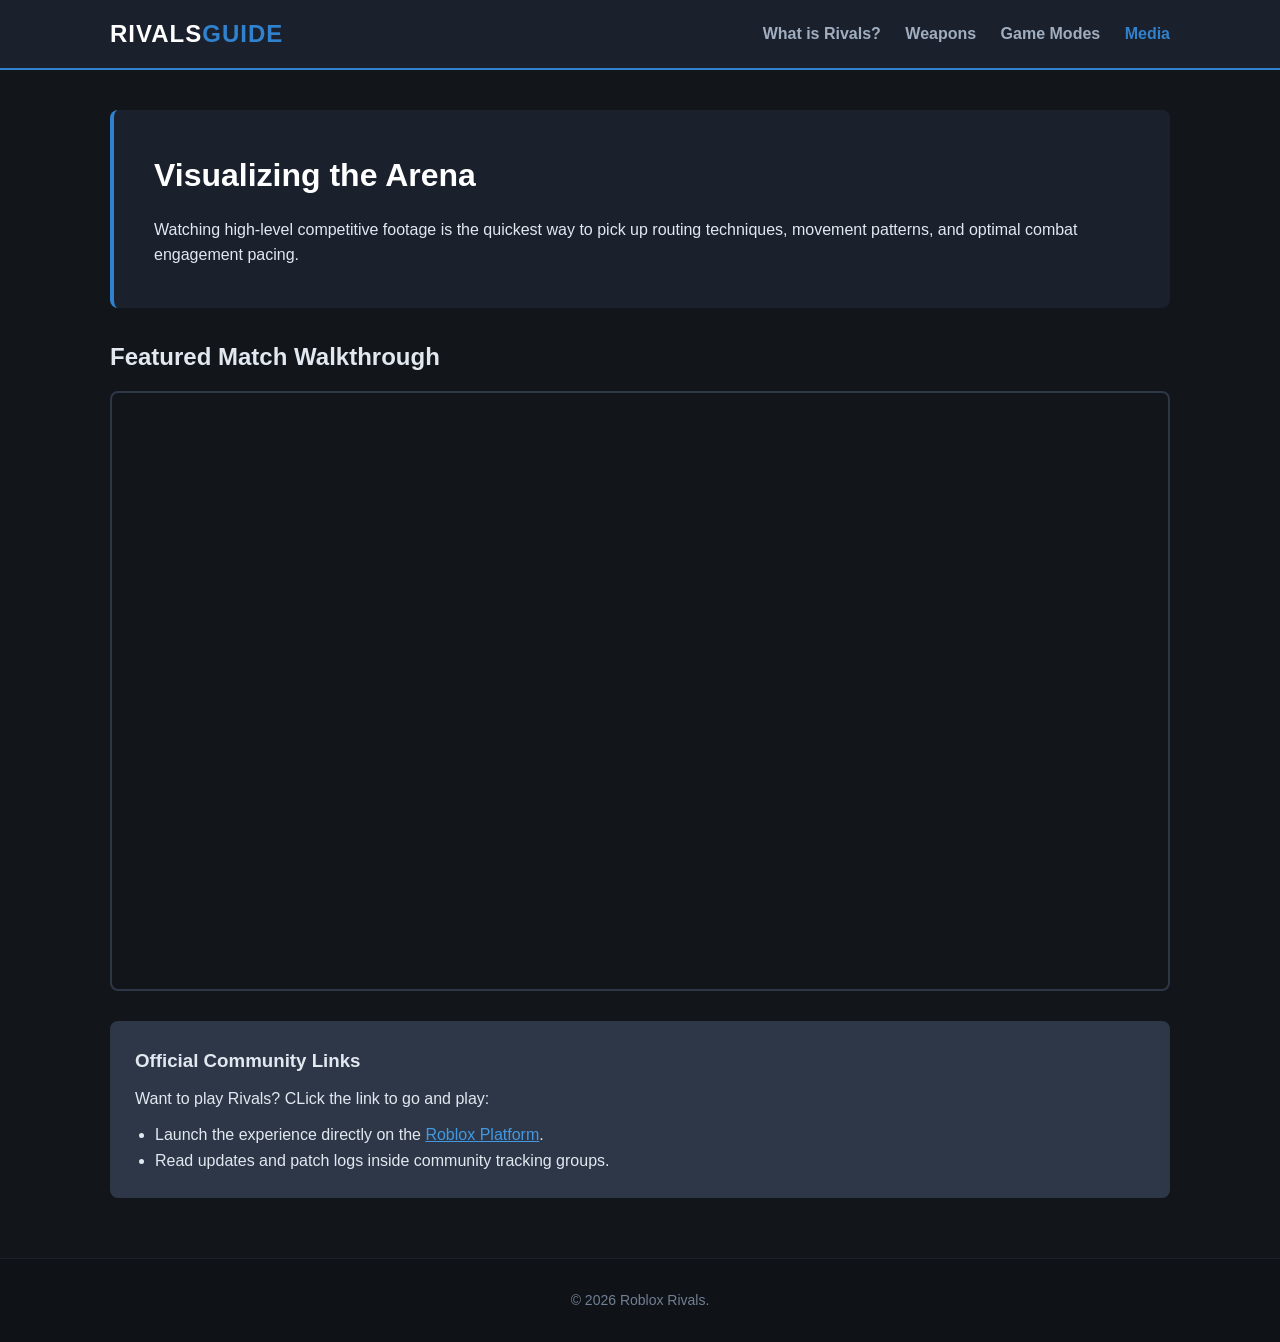
<file: media.html>
<!DOCTYPE html>
<html lang="en">
<head>
    <meta charset="UTF-8">
    <meta name="viewport" content="width=device-width, initial-scale=1.0">
    <title>Gameplay Media - Roblox Rivals</title>
    <link rel="stylesheet" href="style.css">
</head>
<body>

        
    <div class="navbar">
        <div class="nav-container">
            <span class="logo">RIVALS<span class="logo-highlight">GUIDE</span></span>
            <ol class="nav-links">
                <li><a href="index.html">What is Rivals?</a></li>
                <li><a href="weapons.html">Weapons</a></li>
                <li><a href="modes.html">Game Modes</a></li>
                <li><a href="media.html" class="active">Media</a></li>
                
            </ol>
        </div>
    </div>

    <div class="main-container">
        <div class="hero-section">
            <h1>Visualizing the Arena</h1>
            <p>Watching high-level competitive footage is the quickest way to pick up routing techniques, movement patterns, and optimal combat engagement pacing.</p>
        </div>

    
        <div class="video-section">
            <h2>Featured Match Walkthrough</h2>
            <div class="video-wrapper">
                
                <iframe src="https://youtube.com" title="Roblox Rivals Match Commentary" allowfullscreen></iframe>

                <iframe width="560" height="315" src="https://www.youtube.com/embed/2NeGEdoM6-U?si=7_KVqvtIYTuxwqtI" title="YouTube video player" frameborder="0" allow="accelerometer; autoplay; clipboard-write; encrypted-media; gyroscope; picture-in-picture; web-share" referrerpolicy="strict-origin-when-cross-origin" allowfullscreen></iframe>
            </div>
        </div>

    
        <div class="links-box">
            <h3>Official Community Links</h3>
            <p>Want to play Rivals? CLick the link to go and play:</p>
            <ul>
                <li>Launch the experience directly on the <a href="https://roblox.com" target="_blank">Roblox Platform</a>.</li>
                <li>Read updates and patch logs inside community tracking groups.</li>
            </ul>
        </div>
    </div>

    <div class="footer">
        <p>&copy; 2026 Roblox Rivals. </p>
    </div>

</body>
</html>
</file>
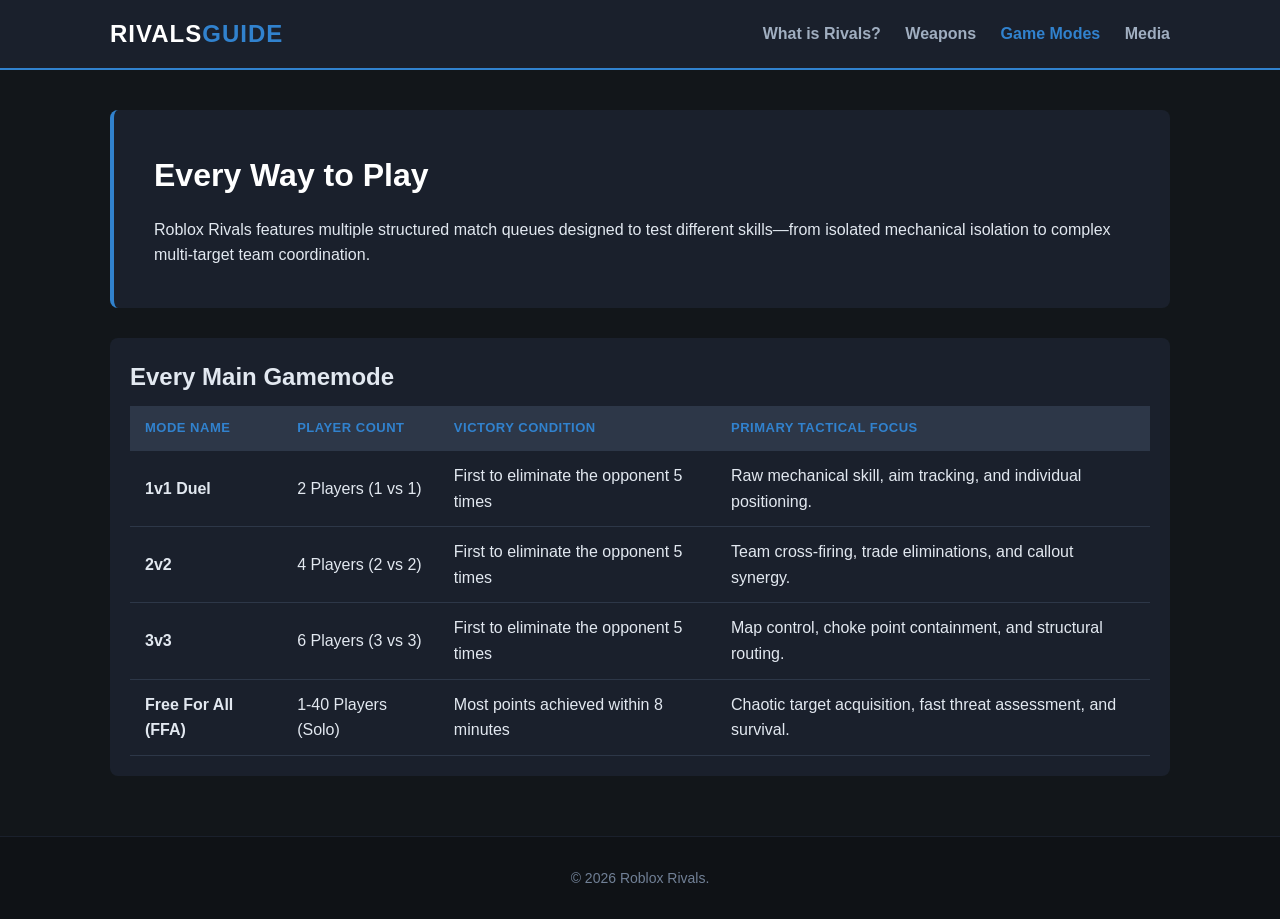
<file: modes.html>
<!DOCTYPE html>
<html lang="en">
<head>
    <meta charset="UTF-8">
    <meta name="viewport" content="width=device-width, initial-scale=1.0">
    <title>Game Modes - Roblox Rivals</title>
    <link rel="stylesheet" href="style.css">
</head>
<body>

        <!-- Top Navigation Bar -->
    <div class="navbar">
        <div class="nav-container">
            <span class="logo">RIVALS<span class="logo-highlight">GUIDE</span></span>
            <ol class="nav-links">
                <li><a href="index.html">What is Rivals?</a></li>
                <li><a href="weapons.html">Weapons</a></li>
                <li><a href="modes.html" class="active">Game Modes</a></li>
                <li><a href="media.html">Media </a></li>
              
            </ol>
        </div>
    </div>

    <div class="main-container">
        <div class="hero-section">
            <h1>Every Way to Play</h1>
            <p>Roblox Rivals features multiple structured match queues designed to test different skills—from isolated mechanical isolation to complex multi-target team coordination.</p>
        </div>

      
        <div class="table-container">
            <h2>Every Main Gamemode</h2>
            <table>
                <thead>
                    <tr>
                        <th>Mode Name</th>
                        <th>Player Count</th>
                        <th>Victory Condition</th>
                        <th>Primary Tactical Focus</th>
                    </tr>
                </thead>
                <tbody>
                    <tr>
                        <td><strong>1v1 Duel</strong></td>
                        <td>2 Players (1 vs 1)</td>
                        <td>First to eliminate the opponent 5 times</td>
                        <td>Raw mechanical skill, aim tracking, and individual positioning.</td>
                    </tr>
                    <tr>
                        <td><strong>2v2</strong></td>
                        <td>4 Players (2 vs 2)</td>
                        <td>First to eliminate the opponent 5 times</td>
                        <td>Team cross-firing, trade eliminations, and callout synergy.</td>
                    </tr>
                    <tr>
                        <td><strong>3v3</strong></td>
                        <td>6 Players (3 vs 3)</td>
                        <td>First to eliminate the opponent 5 times</td>
                        <td>Map control, choke point containment, and structural routing.</td>
                    </tr>
                    <tr>
                        <td><strong>Free For All (FFA)</strong></td>
                        <td> 1-40 Players (Solo)</td>
                        <td>Most points achieved within 8 minutes</td>
                        <td>Chaotic target acquisition, fast threat assessment, and survival.</td>
                    </tr>
                </tbody>
            </table>
        </div>
    </div>

    <div class="footer">
        <p>&copy; 2026 Roblox Rivals.</p>
    </div>

</body>
</html>
</file>
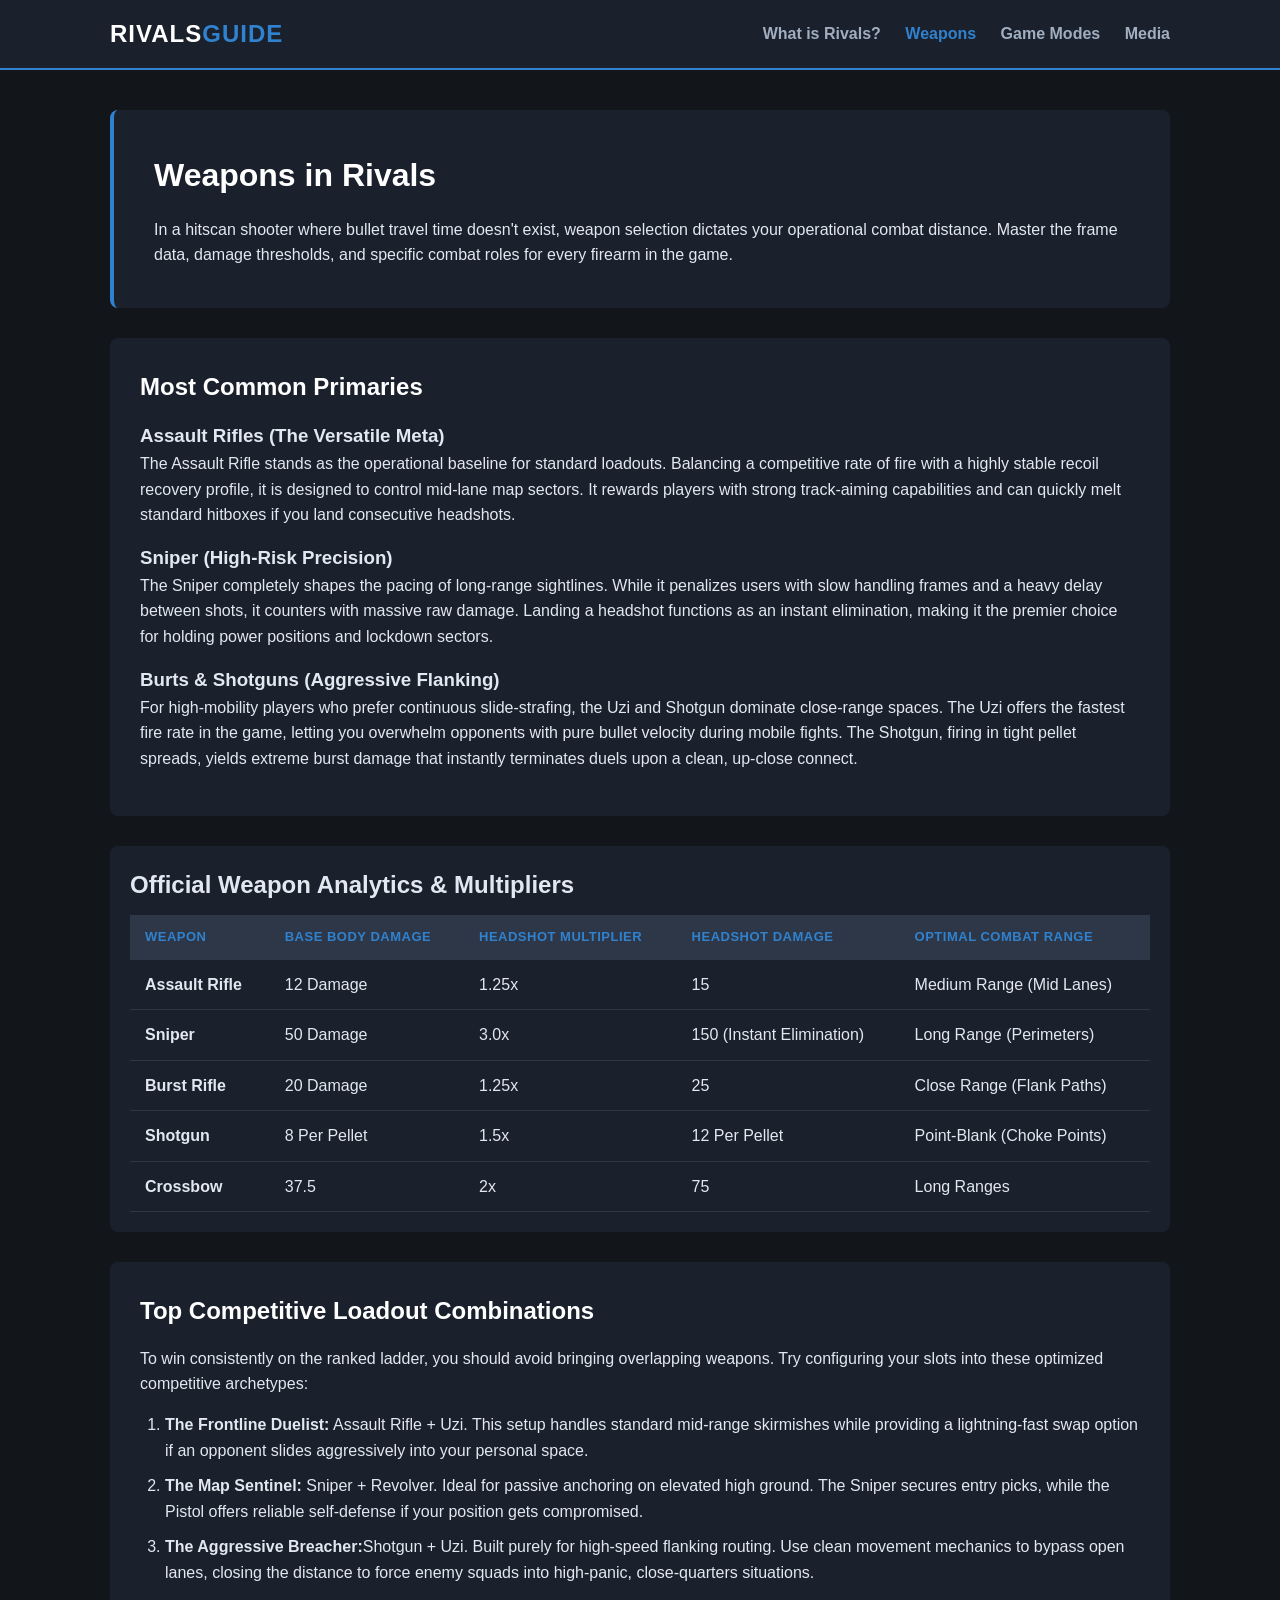
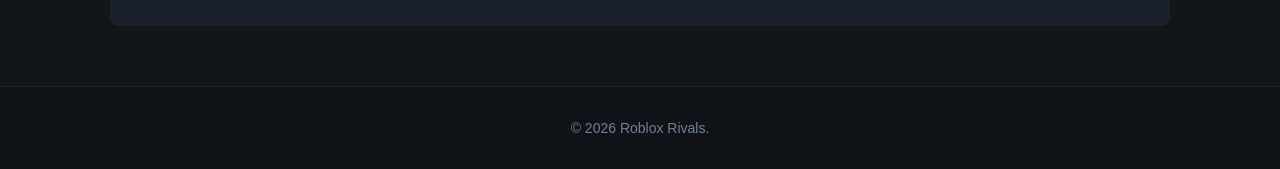
<file: weapons.html>
<!DOCTYPE html>
<html lang="en">
<head>
    <meta charset="UTF-8">
    <meta name="viewport" content="width=device-width, initial-scale=1.0">
    <title>Weapons - Roblox Rivals</title>
    <link rel="stylesheet" href="style.css">
</head>
<body>

    
    <div class="navbar">
        <div class="nav-container">
            <span class="logo">RIVALS<span class="logo-highlight">GUIDE</span></span>
            <ol class="nav-links">
                <li><a href="index.html">What is Rivals?</a></li>
                <li><a href="weapons.html" class="active">Weapons</a></li>
                <li><a href="modes.html">Game Modes</a></li>
                <li><a href="media.html">Media</a></li>
                
            </ol>
        </div>
    </div>

   
    <div class="main-container">
        
      
        <div class="hero-section">
            <h1>Weapons in Rivals</h1>
            <p>In a hitscan shooter where bullet travel time doesn't exist, weapon selection dictates your operational combat distance. Master the frame data, damage thresholds, and specific combat roles for every firearm in the game.</p>
        </div>

       
        <div class="content-row">
            <div class="feature-box">
                <h2>Most Common Primaries</h2>
                
                <h3>Assault Rifles (The Versatile Meta)</h3>
                <p>The Assault Rifle stands as the operational baseline for standard loadouts. Balancing a competitive rate of fire with a highly stable recoil recovery profile, it is designed to control mid-lane map sectors. It rewards players with strong track-aiming capabilities and can quickly melt standard hitboxes if you land consecutive headshots.</p>
                
                <h3>Sniper (High-Risk Precision)</h3>
                <p>The Sniper completely shapes the pacing of long-range sightlines. While it penalizes users with slow handling frames and a heavy delay between shots, it counters with massive raw damage. Landing a headshot functions as an instant elimination, making it the premier choice for holding power positions and lockdown sectors.</p>

                <h3>Burts & Shotguns (Aggressive Flanking)</h3>
                <p>For high-mobility players who prefer continuous slide-strafing, the Uzi and Shotgun dominate close-range spaces. The Uzi offers the fastest fire rate in the game, letting you overwhelm opponents with pure bullet velocity during mobile fights. The Shotgun, firing in tight pellet spreads, yields extreme burst damage that instantly terminates duels upon a clean, up-close connect.</p>
            </div>
        </div>

        
        <div class="table-container">
            <h2>Official Weapon Analytics & Multipliers</h2>
            <table>
                <thead>
                    <tr>
                        <th>Weapon</th>
                        <th>Base Body Damage</th>
                        <th>Headshot Multiplier</th>
                        <th>Headshot Damage</th>
                        <th>Optimal Combat Range</th>
                    </tr>
                </thead>
                <tbody>
                    <tr>
                        <td><strong>Assault Rifle</strong></td>
                        <td>12 Damage</td>
                        <td>1.25x </td>
                        <td>15</td>
                        <td>Medium Range (Mid Lanes)</td>
                    </tr>
                    <tr>
                        <td><strong>Sniper </strong></td>
                        <td>50 Damage</td>
                        <td>3.0x</td>
                        <td>150 (Instant Elimination)</td>
                        <td>Long Range (Perimeters)</td>
                    </tr>
                    <tr>
                        <td><strong>Burst Rifle</strong></td>
                        <td>20 Damage</td>
                        <td>1.25x </td>
                        <td>25</td>
                        <td>Close Range (Flank Paths)</td>
                    </tr>
                    <tr>
                        <td><strong>Shotgun</strong></td>
                        <td>8 Per Pellet</td>
                        <td>1.5x</td>
                        <td>12 Per Pellet</td>
                        <td>Point-Blank (Choke Points)</td>
                    </tr>
                    <tr>
                        <td><strong>Crossbow</strong></td>
                        <td>37.5</td>
                        <td>2x</td>
                        <td>75</td>
                        <td>Long Ranges</td>
                    </tr>
                </tbody>
            </table>
        </div>

       
        <div class="content-row" style="margin-top: 30px;">
            <div class="feature-box">
                <h2>Top Competitive Loadout Combinations</h2>
                <p>To win consistently on the ranked ladder, you should avoid bringing overlapping weapons. Try configuring your slots into these optimized competitive archetypes:</p>
                <ol class="pillars-list">
                    <li><strong>The Frontline Duelist:</strong> Assault Rifle + Uzi. This setup handles standard mid-range skirmishes while providing a lightning-fast swap option if an opponent slides aggressively into your personal space.</li>
                    <li><strong>The Map Sentinel:</strong> Sniper + Revolver. Ideal for passive anchoring on elevated high ground. The Sniper secures entry picks, while the Pistol offers reliable self-defense if your position gets compromised.</li>
                    <li><strong>The Aggressive Breacher:</strong>Shotgun + Uzi. Built purely for high-speed flanking routing. Use clean movement mechanics to bypass open lanes, closing the distance to force enemy squads into high-panic, close-quarters situations.</li>
                </ol>
            </div>
        </div>

    </div>

   
    <div class="footer">
        <p>&copy; 2026 Roblox Rivals.</p>
    </div>

</body>
</html>
</file>
<file: style.css>
* {
    margin: 0;
    padding: 0;
    box-sizing: border-box;
}

body {
    font-family: 'Segoe UI', Tahoma, Geneva, Verdana, sans-serif;
    background-color: #12161a;
    color: #e2e8f0;
    line-height: 1.6;
}

.navbar {
    background-color: #1a202c;
    border-bottom: 2px solid #3182ce;
    position: sticky;
    top: 0;
    z-index: 1000;
}

.nav-container {
    max-width: 1100px;
    margin: 0 auto;
    display: flex;
    justify-content: space-between;
    align-items: center;
    padding: 15px 20px;
}

.logo {
    font-size: 24px;
    font-weight: 800;
    letter-spacing: 1px;
    color: #ffffff;
}

.logo-highlight {
    color: #3182ce;
}

.nav-links {
    list-style: none;
}

.nav-links li {
    display: inline-block;
    margin-left: 20px;
}

.nav-links a {
    color: #a0aec0;
    text-decoration: none;
    font-weight: 600;
    transition: color 0.2s ease;
}

.nav-links a:hover, .nav-links a.active {
    color: #3182ce;
}

.main-container {
    max-width: 1100px;
    margin: 40px auto;
    padding: 0 20px;
}

.hero-section {
    background-color: #1a202c;
    padding: 40px;
    border-radius: 8px;
    margin-bottom: 30px;
    border-left: 4px solid #3182ce;
}

.hero-section h1 {
    font-size: 32px;
    margin-bottom: 15px;
    color: #ffffff;
}

.content-row {
    background-color: #1a202c;
    padding: 30px;
    border-radius: 8px;
    margin-bottom: 30px;
    overflow: hidden;
}

.feature-box h2, .content-row h2 {
    margin-bottom: 15px;
    color: #fff;
}

.float-image-left {
    float: left;
    margin-right: 20px;
    margin-bottom: 15px;
    border-radius: 6px;
    border: 1px solid #4a5568;
}

.feature-box p {
    margin-bottom: 15px;
}

.pillars-list {
    margin-left: 25px;
}

.pillars-list li {
    margin-bottom: 10px;
}

.table-container {
    background-color: #1a202c;
    padding: 20px;
    border-radius: 8px;
    overflow-x: auto;
}

table {
    width: 100%;
    border-collapse: collapse;
    margin-top: 10px;
}

th, td {
    padding: 12px 15px;
    text-align: left;
}

th {
    background-color: #2d3748;
    color: #3182ce;
    font-weight: 700;
    text-transform: uppercase;
    font-size: 13px;
    letter-spacing: 0.5px;
}

td {
    border-bottom: 1px solid #2d3748;
}

tr:hover {
    background-color: #242f3d;
}

.video-wrapper {
    position: relative;
    padding-bottom: 56.25%; /* 16:9 Aspect Ratio */
    height: 0;
    overflow: hidden;
    margin-top: 15px;
    border-radius: 8px;
    border: 2px solid #2d3748;
}

.video-wrapper iframe {
    position: absolute;
    top: 0;
    left: 0;
    width: 100%;
    height: 100%;
    border: 0;
}

.links-box {
    margin-top: 30px;
    background-color: #2d3748;
    padding: 25px;
    border-radius: 8px;
}

.links-box h3 {
    margin-bottom: 10px;
}

.links-box ul {
    margin-left: 20px;
    margin-top: 10px;
}

a {
    color: #4299e1;
}

.footer {
    text-align: center;
    padding: 30px 20px;
    background-color: #0f1216;
    color: #718096;
    font-size: 14px;
    border-top: 1px solid #1a202c;
    margin-top: 60px;
}

.float-image-left {
    float: left;
    width: 180px;            
    height: 180px;           
    object-fit: cover;      
    margin-right: 25px;      
    margin-bottom: 15px;     
    border-radius: 12px;    
    border: 3px solid #3182ce; 
    box-shadow: 0 4px 12px rgba(0, 0, 0, 0.3); 
}
</file>
